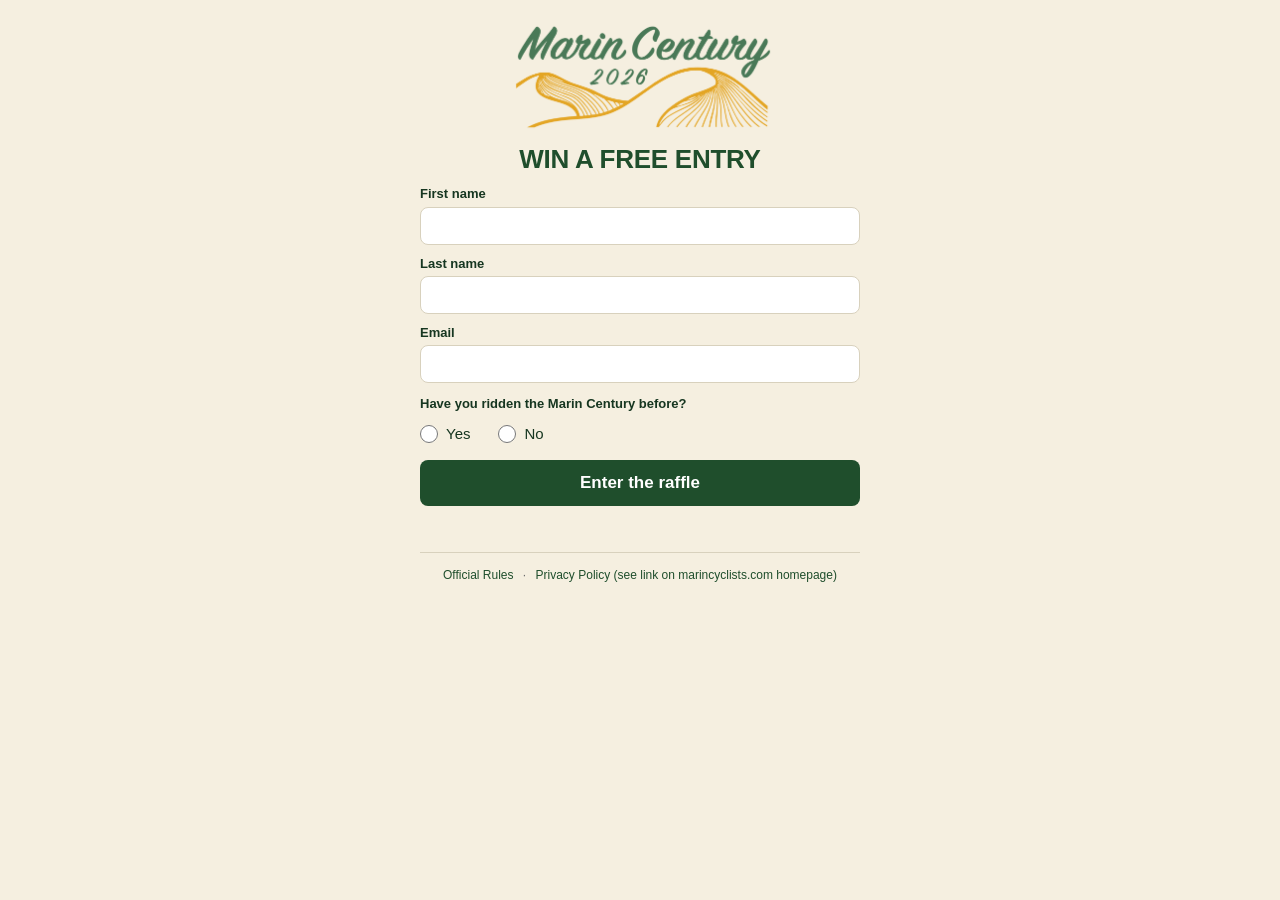
<file: index.html>
<!DOCTYPE html>
<html lang="en">
<head>
<meta charset="UTF-8" />
<meta name="viewport" content="width=device-width, initial-scale=1, maximum-scale=1" />
<meta name="theme-color" content="#1f4e2c" />
<title>Marin Century 2026 Raffle</title>
<link rel="stylesheet" href="styles.css" />
</head>
<body>
<main class="card">
  <header class="hero">
    <img src="assets/logo.png" alt="Marin Century 2026" class="logo" />
    <h1>Win a Free Entry</h1>
  </header>

  <!-- Entry form -->
  <form id="raffleForm" novalidate>
    <label>
      First name
      <input type="text" name="firstName" autocomplete="given-name" required />
    </label>

    <label>
      Last name
      <input type="text" name="lastName" autocomplete="family-name" required />
    </label>

    <label>
      Email
      <input type="email" name="email" autocomplete="email" inputmode="email" required />
    </label>

    <fieldset class="radio-group">
      <legend>Have you ridden the Marin Century before?</legend>
      <div class="radio-row">
        <label class="radio">
          <input type="radio" name="ridden" value="yes" required /> Yes
        </label>
        <label class="radio">
          <input type="radio" name="ridden" value="no" required /> No
        </label>
      </div>
    </fieldset>

    <button type="submit" id="submitBtn">Enter the raffle</button>
    <p id="errorMsg" class="error" role="alert" aria-live="polite"></p>
  </form>

  <!-- Sending state -->
  <div id="sending" class="status hidden">
    <div class="spinner" aria-hidden="true"></div>
    <p>Entering you in the raffle…</p>
  </div>

  <!-- Success state -->
  <div id="success" class="status hidden">
    <div class="checkmark" aria-hidden="true">✓</div>
    <h2>You're entered!</h2>

    <div class="social-proof">
      <p class="stat">98% of 2025 Marin Century riders would recommend the Marin Century to a friend.</p>
      <p class="joke">The other 2% were still mad about the climb on Marshall Wall.</p>
    </div>
  </div>

  <footer class="legal-footer">
    <a href="rules.html">Official Rules</a>
    <span aria-hidden="true">·</span>
    <a href="https://marincyclists.com" target="_blank" rel="noopener">Privacy Policy (see link on marincyclists.com homepage)</a>
  </footer>
</main>

<script src="app.js"></script>
</body>
</html>
</file>
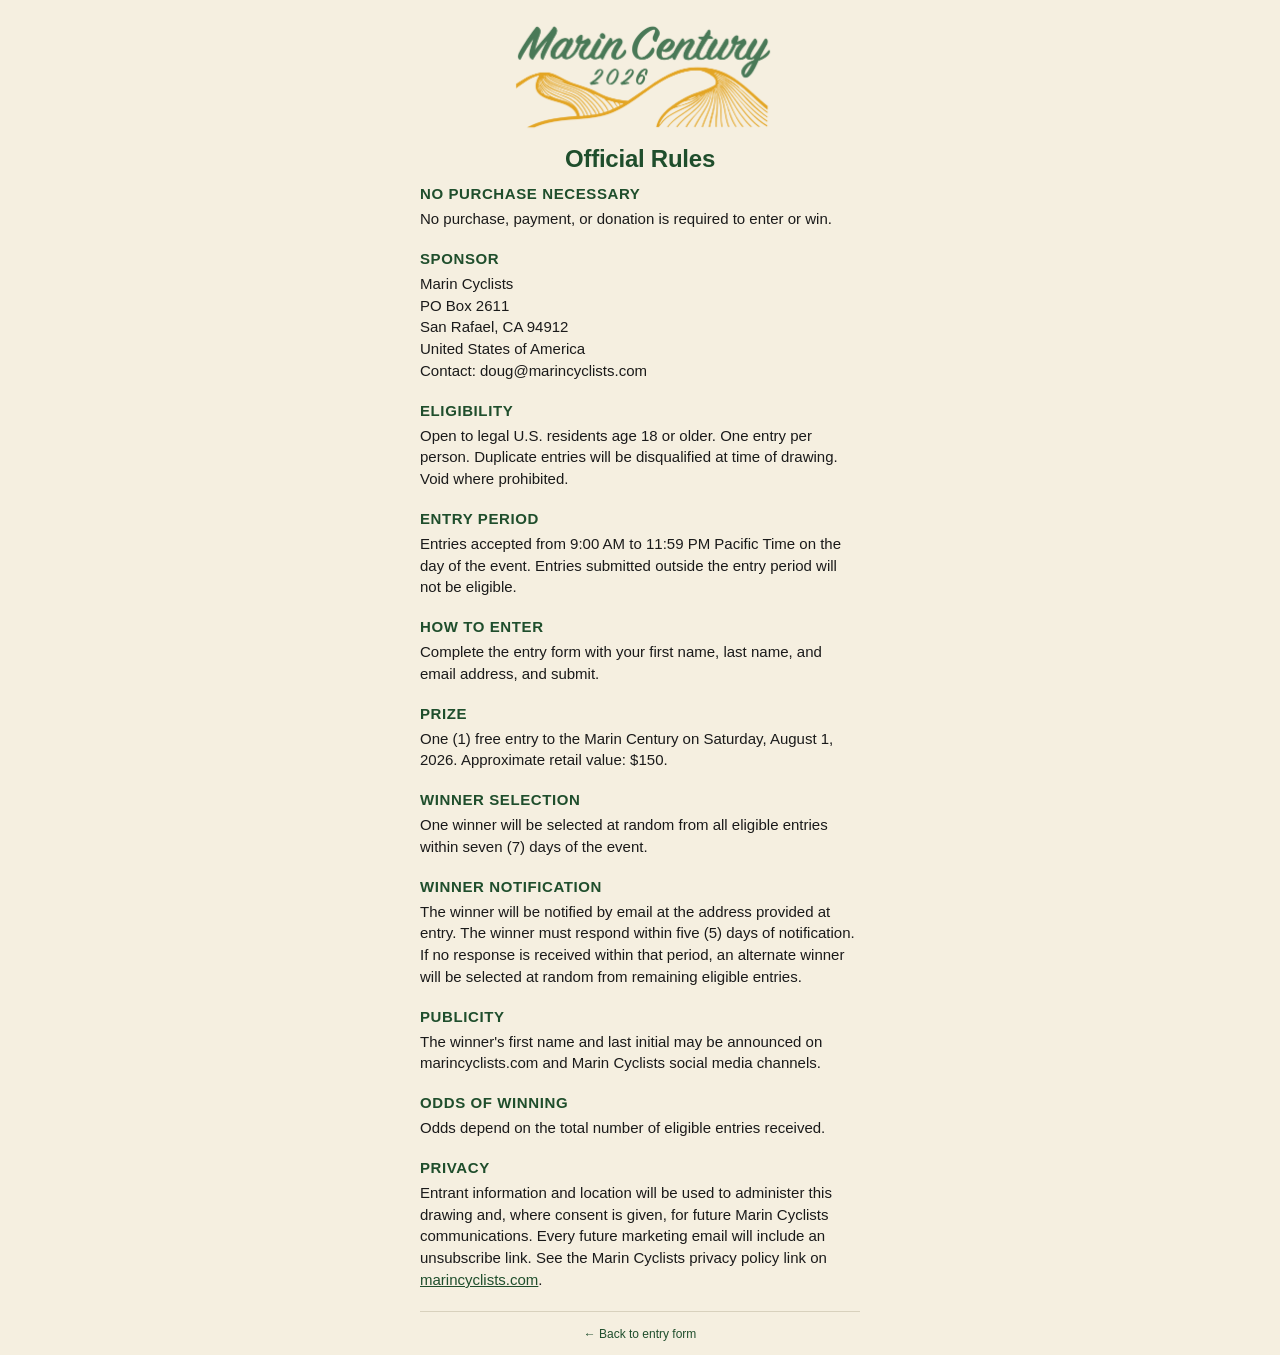
<file: rules.html>
<!DOCTYPE html>
<html lang="en">
<head>
<meta charset="UTF-8" />
<meta name="viewport" content="width=device-width, initial-scale=1" />
<meta name="theme-color" content="#1f4e2c" />
<title>Official Rules — Marin Century 2026 Raffle</title>
<link rel="stylesheet" href="styles.css" />
</head>
<body>
<main class="card rules-page">
  <header class="hero">
    <img src="assets/logo.png" alt="Marin Century 2026" class="logo" />
    <h1>Official Rules</h1>
  </header>

  <section class="rules">
    <h3>No Purchase Necessary</h3>
    <p>No purchase, payment, or donation is required to enter or win.</p>

    <h3>Sponsor</h3>
    <p>
      Marin Cyclists<br />
      PO Box 2611<br />
      San Rafael, CA 94912<br />
      United States of America<br />
      Contact: doug@marincyclists.com
    </p>

    <h3>Eligibility</h3>
    <p>Open to legal U.S. residents age 18 or older. One entry per person. Duplicate entries will be disqualified at time of drawing. Void where prohibited.</p>

    <h3>Entry Period</h3>
    <p>Entries accepted from 9:00 AM to 11:59 PM Pacific Time on the day of the event. Entries submitted outside the entry period will not be eligible.</p>

    <h3>How to Enter</h3>
    <p>Complete the entry form with your first name, last name, and email address, and submit.</p>

    <h3>Prize</h3>
    <p>One (1) free entry to the Marin Century on Saturday, August 1, 2026. Approximate retail value: $150.</p>

    <h3>Winner Selection</h3>
    <p>One winner will be selected at random from all eligible entries within seven (7) days of the event.</p>

    <h3>Winner Notification</h3>
    <p>The winner will be notified by email at the address provided at entry. The winner must respond within five (5) days of notification. If no response is received within that period, an alternate winner will be selected at random from remaining eligible entries.</p>

    <h3>Publicity</h3>
    <p>The winner's first name and last initial may be announced on marincyclists.com and Marin Cyclists social media channels.</p>

    <h3>Odds of Winning</h3>
    <p>Odds depend on the total number of eligible entries received.</p>

    <h3>Privacy</h3>
    <p>Entrant information and location will be used to administer this drawing and, where consent is given, for future Marin Cyclists communications. Every future marketing email will include an unsubscribe link. See the Marin Cyclists privacy policy link on <a href="https://marincyclists.com" target="_blank" rel="noopener">marincyclists.com</a>.</p>
  </section>

  <footer class="legal-footer">
    <a href="index.html">← Back to entry form</a>
  </footer>
</main>
</body>
</html>
</file>
<file: styles.css>
/* Marin Century palette, compacted to fit one phone screen */
:root {
  --mc-green: #1f4e2c;
  --mc-green-dark: #163620;
  --mc-gold: #d9a43a;
  --mc-cream: #f5efe0;
  --mc-ink: #1a1a1a;
  --mc-muted: #6b6b6b;
  --mc-error: #b3261e;
  --mc-border: #d8d1bd;
}

* { box-sizing: border-box; }

html, body {
  margin: 0;
  padding: 0;
  background: var(--mc-cream);
  color: var(--mc-ink);
  font-family: -apple-system, BlinkMacSystemFont, "Segoe UI", Roboto, "Helvetica Neue", sans-serif;
  font-size: 16px;
  line-height: 1.4;
  -webkit-font-smoothing: antialiased;
  min-height: 100vh;
}

.card {
  max-width: 480px;
  margin: 0 auto;
  padding: 14px 20px 12px;
}

.hero {
  text-align: center;
  margin-bottom: 12px;
}

.logo {
  display: block;
  width: 280px;
  max-width: 90%;
  height: auto;
  margin: 0 auto 6px;
}

h1 {
  font-size: 26px;
  line-height: 1.05;
  color: var(--mc-green);
  margin: 0;
  font-weight: 800;
  letter-spacing: -0.01em;
  text-transform: uppercase;
}

form {
  display: flex;
  flex-direction: column;
  gap: 10px;
}

label {
  display: flex;
  flex-direction: column;
  font-size: 13px;
  font-weight: 600;
  color: var(--mc-green-dark);
  gap: 3px;
}

input[type="text"],
input[type="email"] {
  font-size: 16px; /* 16px+ prevents iOS zoom on focus */
  padding: 9px 12px;
  border: 1.5px solid var(--mc-border);
  border-radius: 8px;
  background: #fff;
  color: var(--mc-ink);
  font-family: inherit;
  transition: border-color 0.15s;
}

input:focus {
  outline: none;
  border-color: var(--mc-green);
  box-shadow: 0 0 0 3px rgba(31, 78, 44, 0.15);
}

.radio-group {
  border: none;
  padding: 0;
  margin: 2px 0 0;
  background: transparent;
}

.radio-group legend {
  font-size: 13px;
  font-weight: 600;
  color: var(--mc-green-dark);
  padding: 0;
  margin-bottom: 6px;
}

/* Side-by-side Yes / No */
.radio-row {
  display: flex;
  gap: 28px;
  padding: 4px 0 2px;
}

.radio {
  flex-direction: row;
  align-items: center;
  gap: 8px;
  font-weight: 500;
  font-size: 15px;
  margin: 0;
  cursor: pointer;
}

.radio input {
  width: 18px;
  height: 18px;
  accent-color: var(--mc-green);
  margin: 0;
}

button[type="submit"] {
  background: var(--mc-green);
  color: #fff;
  border: none;
  padding: 13px;
  font-size: 17px;
  font-weight: 700;
  border-radius: 8px;
  cursor: pointer;
  margin-top: 4px;
  font-family: inherit;
  transition: background 0.15s;
}

button[type="submit"]:hover,
button[type="submit"]:focus {
  background: var(--mc-green-dark);
}

button[type="submit"]:disabled {
  background: #9aa59c;
  cursor: not-allowed;
}

.error {
  color: var(--mc-error);
  font-size: 14px;
  margin: 2px 0 0;
  min-height: 1em;
  font-weight: 500;
  text-align: center;
}

.hidden { display: none !important; }

.status {
  text-align: center;
  padding: 20px 10px;
}

.status h2 {
  color: var(--mc-green);
  font-size: 24px;
  margin: 10px 0 6px;
}

.status p {
  margin: 4px 0;
  font-size: 15px;
}

.social-proof {
  margin: 22px 0 18px;
  padding: 16px 14px 14px;
  background: #fff;
  border-radius: 10px;
  border: 1.5px solid var(--mc-border);
}

.stat {
  font-size: 17px;
  font-weight: 700;
  color: var(--mc-green);
  margin: 0 0 2px;
  line-height: 1.25;
}

.stat-sub {
  font-size: 13px;
  color: var(--mc-muted);
  margin: 0 0 10px;
  font-style: italic;
}

.joke {
  font-size: 14px;
  color: var(--mc-ink);
  margin: 8px 0 0;
  padding-top: 10px;
  border-top: 1px dashed var(--mc-border);
  line-height: 1.35;
}

.cta-button {
  display: block;
  background: var(--mc-gold);
  color: var(--mc-green-dark);
  text-decoration: none;
  padding: 14px 16px;
  font-size: 17px;
  font-weight: 700;
  border-radius: 10px;
  text-align: center;
  margin: 4px 0 8px;
  transition: background 0.15s;
}

.cta-button:hover,
.cta-button:focus {
  background: #c89428;
}

/* Legal footer with rules + privacy links */
.legal-footer {
  text-align: center;
  margin-top: 20px;
  padding-top: 14px;
  border-top: 1px solid var(--mc-border);
  font-size: 12px;
  color: var(--mc-muted);
}

.legal-footer a {
  color: var(--mc-green);
  text-decoration: none;
}

.legal-footer a:hover,
.legal-footer a:focus {
  text-decoration: underline;
}

.legal-footer span {
  margin: 0 6px;
}

/* Rules page */
.rules-page h1 {
  font-size: 24px;
  text-transform: none;
}

.rules h3 {
  color: var(--mc-green);
  font-size: 15px;
  margin: 18px 0 4px;
  text-transform: uppercase;
  letter-spacing: 0.04em;
}

.rules h3:first-child {
  margin-top: 0;
}

.rules p {
  margin: 0 0 6px;
  font-size: 15px;
  line-height: 1.45;
}

.rules a {
  color: var(--mc-green);
}

.checkmark {
  width: 60px;
  height: 60px;
  margin: 0 auto;
  background: var(--mc-gold);
  color: #fff;
  border-radius: 50%;
  display: flex;
  align-items: center;
  justify-content: center;
  font-size: 36px;
  font-weight: 700;
}

.spinner {
  width: 38px;
  height: 38px;
  border: 4px solid var(--mc-border);
  border-top-color: var(--mc-green);
  border-radius: 50%;
  margin: 0 auto 10px;
  animation: spin 0.8s linear infinite;
}

@keyframes spin {
  to { transform: rotate(360deg); }
}
</file>
